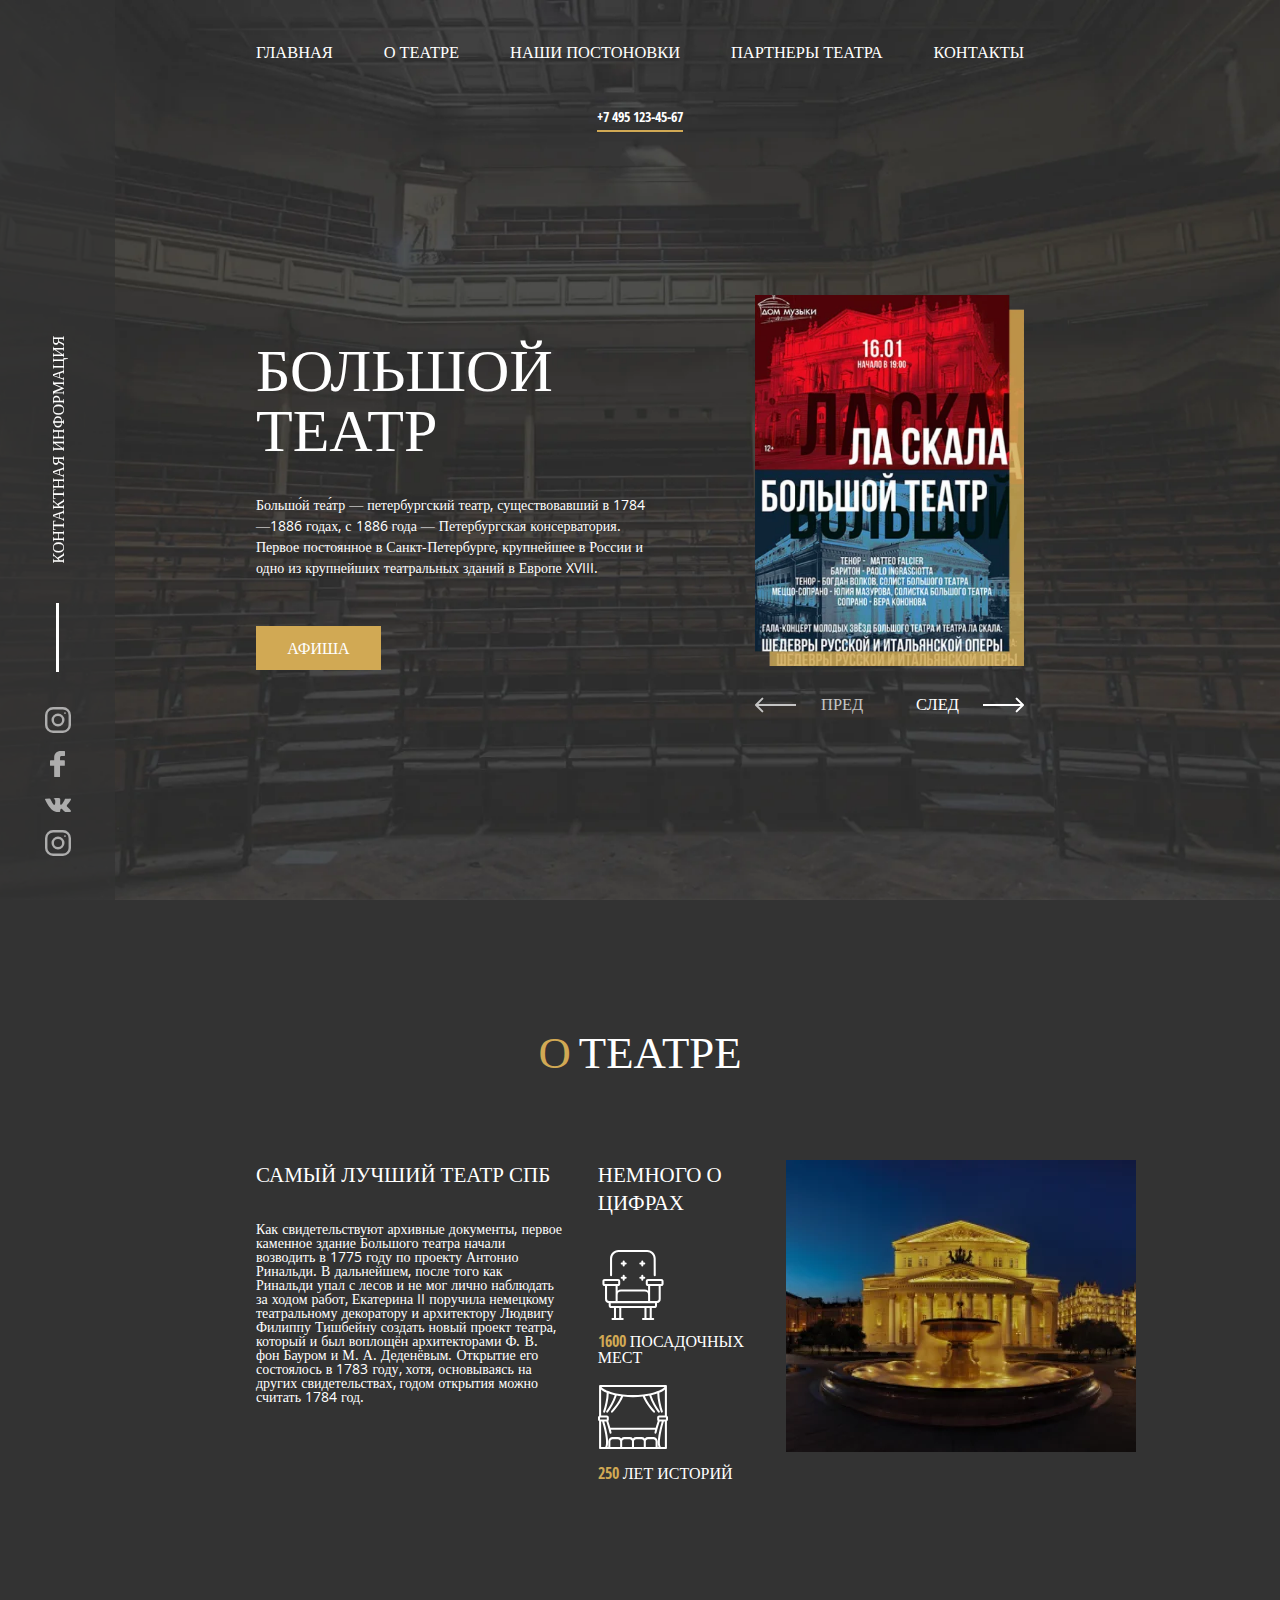
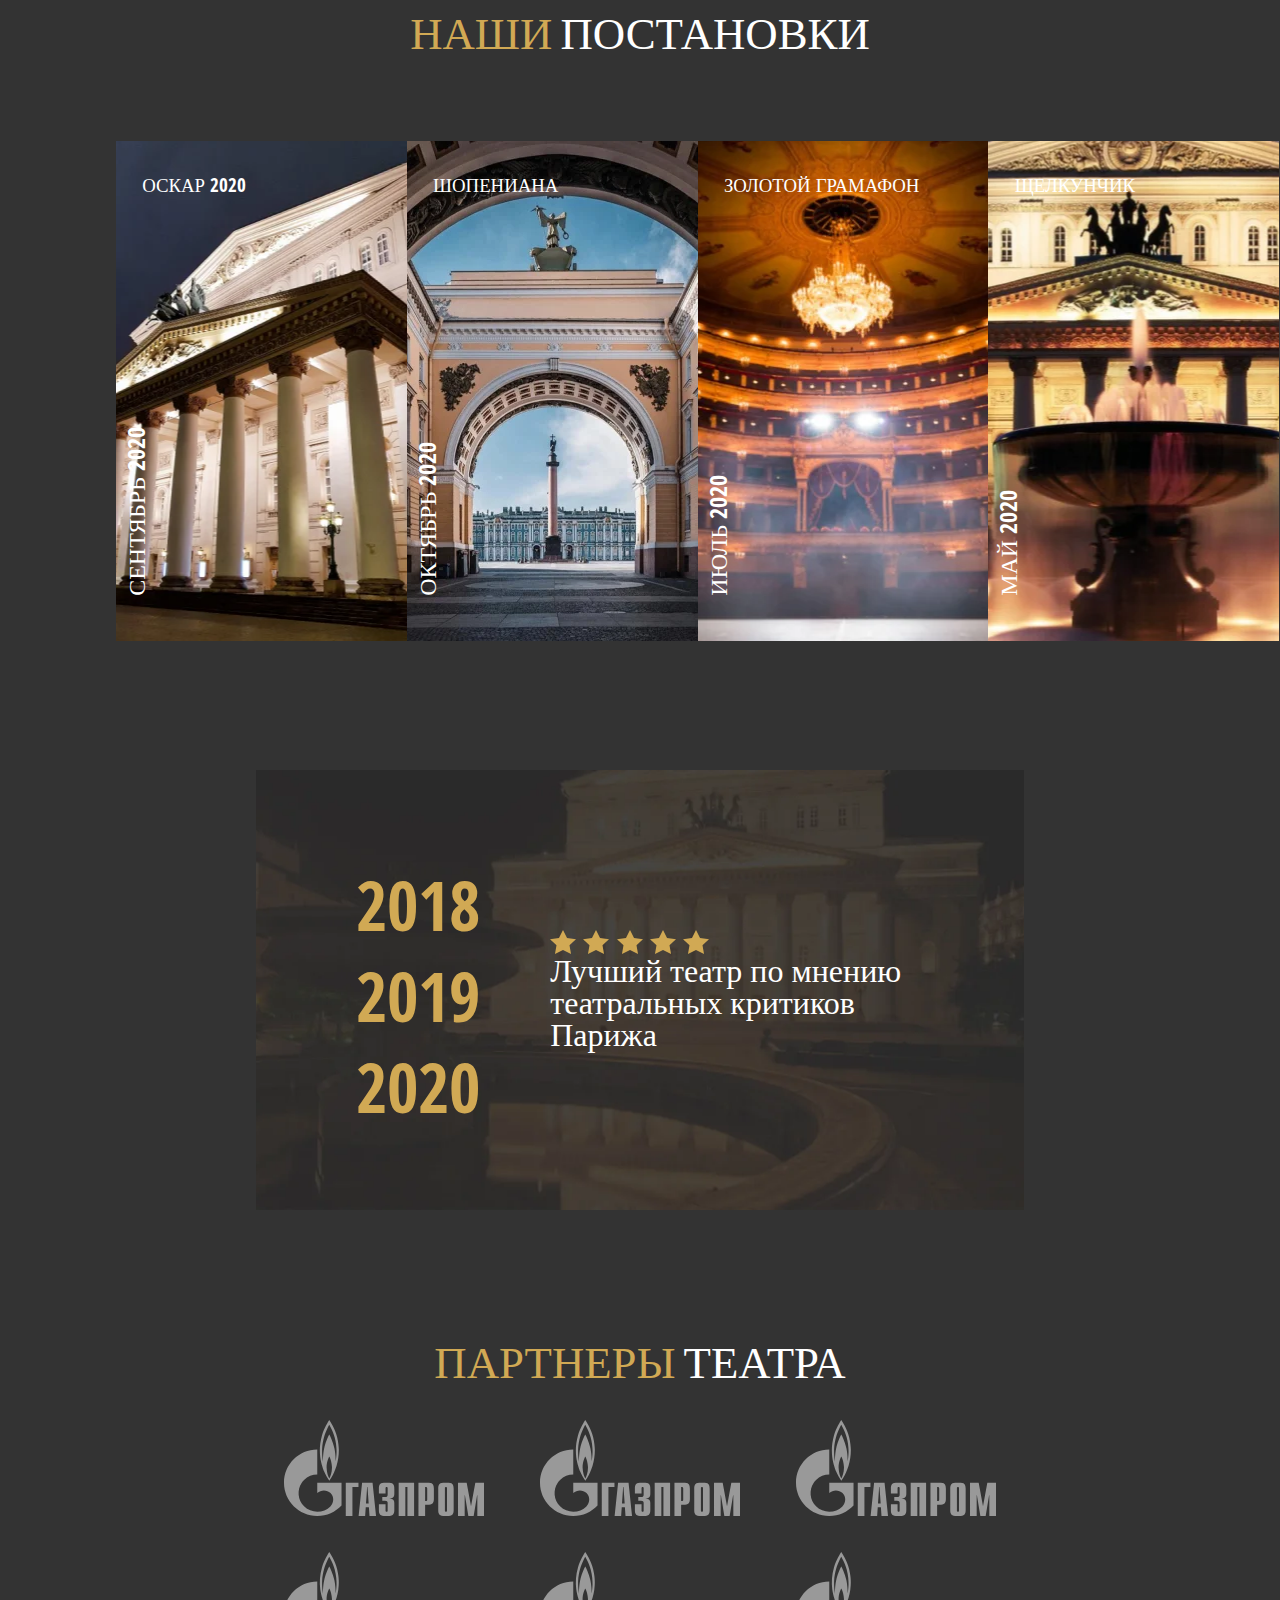
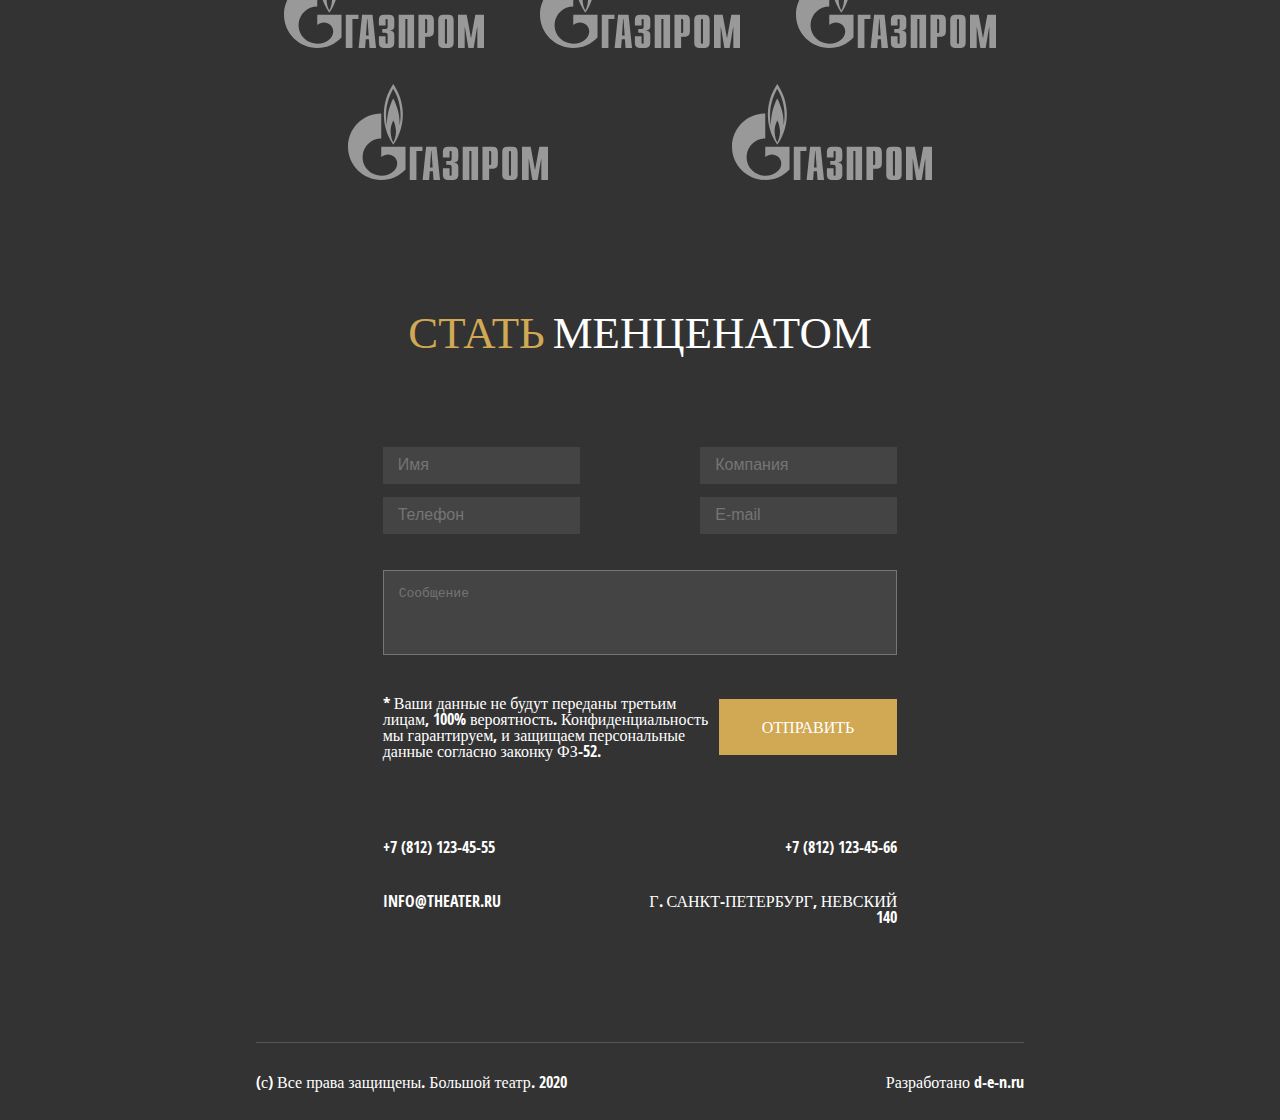
<file: index.html>
<!DOCTYPE html>
<html lang="en">

<head>
    <meta charset="UTF-8">
    <meta name="viewport" content="width=device-width, initial-scale=1.0">
    <title>Maglic</title>
    <link rel="stylesheet" href="css/style.min.css">
</head>

<body>
    <header class="header">
    <div class="left__fixed">
        <div class="contact__body">
            <h4 class="contact__title">контактная информация</h4>
            <div class="contact__line"></div>
            <ul class="contact__socials">
                <li class="socials__item"><picture><source srcset="img/fixedBlock/instagramIcon.svg" type="image/webp"><img src="img/fixedBlock/instagramIcon.svg" alt=""></picture></li>
                <li class="socials__item"><picture><source srcset="img/fixedBlock/facebookIcon.svg" type="image/webp"><img src="img/fixedBlock/facebookIcon.svg" alt=""></picture></li>
                <li class="socials__item"><picture><source srcset="img/fixedBlock/vkIcon.svg" type="image/webp"><img src="img/fixedBlock/vkIcon.svg" alt=""></picture></li>
                <li class="socials__item"><picture><source srcset="img/fixedBlock/instagramIcon.svg" type="image/webp"><img src="img/fixedBlock/instagramIcon.svg" alt=""></picture></li>
            </ul>
        </div>
    </div>
    <div class="burger__menu burger-menu">
        <div class="burger-menu__button">
            <span class="burger-menu__line"></span>
        </div>
        <nav class="burger-menu__nav">
            <ul class="burger-menu__list">
                <li class="burger-menu__item">
                    <h3><a href="#" class="burger-menu__link">Главная</a></h3>
                </li>
                <li class="burger-menu__item">
                    <h3><a href="#" class="burger-menu__link">О Театре</a></h3>
                </li>
                <li class="burger-menu__item">
                    <h3><a href="#" class="burger-menu__link">Наши Постоновки</a></h3>
                </li>
                <li class="burger-menu__item">
                    <h3><a href="#" class="burger-menu__link">Партнеры Театра</a></h3>
                </li>
                <li class="burger-menu__item">
                    <h3><a href="#" class="burger-menu__link">Контакты</a></h3>
                </li>
            </ul>
            <div class="burger-menu__socials menu-socials">
                <ul class="menu-socials__list">
                    <li class="menu-socials__item">
                        <a href="#" class="menu-socials__link">
                            <picture><source srcset="img/fixedBlock/facebookIcon.svg" type="image/webp"><img src="img/fixedBlock/facebookIcon.svg" alt=""></picture>
                        </a>
                    </li>
                    <li class="menu-socials__item">
                        <a href="#" class="menu-socials__link">
                            <picture><source srcset="img/fixedBlock/instagramIcon.svg" type="image/webp"><img src="img/fixedBlock/instagramIcon.svg" alt=""></picture>
                        </a>
                    </li>
                    <li class="menu-socials__item">
                        <a href="#" class="menu-socials__link">
                            <picture><source srcset="img/fixedBlock/youtubeIcon.svg" type="image/webp"><img src="img/fixedBlock/youtubeIcon.svg" alt=""></picture>
                        </a>
                    </li>
                    <li class="menu-socials__item">
                        <a href="#" class="menu-socials__link">
                            <picture><source srcset="img/fixedBlock/vkIcon.svg" type="image/webp"><img src="img/fixedBlock/vkIcon.svg" alt=""></picture>
                        </a>
                    </li>
                </ul>
            </div>
        </nav>
        <div class="burger__menu-overlay"></div>
    </div>
    <div class="wrap">
        <div class="header__body">
            <div class="header__top">
                <nav class="header__menu">
                    <ul class="menu__list">
                        <li class="menu__item"><a href="#" class="menu__link">Главная</a></li>
                        <li class="menu__item"><a href="#" class="menu__link">О театре</a></li>
                        <li class="menu__item"><a href="#" class="menu__link">Наши Постоновки</a></li>
                        <li class="menu__item"><a href="#" class="menu__link">Партнеры Театра</a></li>
                        <li class="menu__item"><a href="#" class="menu__link">Контакты</a></li>
                    </ul>
                </nav>
                <p class="header__number">
                    +7 495 123-45-67
                </p>
            </div>
            <div class="header__center">
                <div class="header__text header-text">
                    <h1 class="header-text__title">Большой театр</h1>
                    <p class="header-text__text">Большо́й теа́тр — петербургский театр, существовавший в 1784—1886
                        годах, с 1886 года — Петербургская консерватория. Первое постоянное в Санкт-Петербурге,
                        крупнейшее в России и одно из крупнейших театральных зданий в Европе XVIII.</p>
                    <button href="#" class="header-text__button button">Афиша</button>
                </div>
                <div class="header__slider header-slider">
                    <div class="header-slider__items slider-items">
                        <picture><source srcset="img/header/headerSliderItem.webp" type="image/webp"><img src="img/header/headerSliderItem.png" alt="" class="slider-items__item current__slide"></picture>
                        <picture><source srcset="img/header/headerSliderItem.webp" type="image/webp"><img src="img/header/headerSliderItem.png" alt="" class="slider-items__item"></picture>
                        <picture><source srcset="img/header/headerSliderItem.webp" type="image/webp"><img src="img/header/headerSliderItem.png" alt="" class="slider-items__item"></picture>
                    </div>
                    <div class="header-slider__buttons">
                        <a href="#" class="prev__slide">
                            <picture><source srcset="img/header/arrowLeft.svg" type="image/webp"><img src="img/header/arrowLeft.svg" alt=""></picture>
                            ПРЕД
                        </a>
                        <a href="#" class="next__slide">
                            СЛЕД
                            <picture><source srcset="img/header/arrowRight.svg" type="image/webp"><img src="img/header/arrowRight.svg" alt=""></picture>
                        </a>
                    </div>
                </div>
            </div>
        </div>
    </div>
</header>
    <section class="about">
    <div class="wrap">
        <div class="about__body">
            <div class="title">
                <h2><span class="gold__text">О</span> театре</h2>
            </div>
            <div class="about__content about-content">
                <div class="about-content__left">
                    <h4 class="about-content__title">Самый лучший театр спб</h4>
                    <p class="about-content__text">
                        Как свидетельствуют архивные документы, первое каменное здание Большого театра начали возводить
                        в 1775 году по проекту Антонио Ринальди. В дальнейшем, после того как Ринальди упал с лесов и не
                        мог лично наблюдать за ходом работ, Екатерина II поручила немецкому театральному декоратору и
                        архитектору Людвигу Филиппу Тишбейну создать новый проект театра, который и был воплощён
                        архитекторами Ф. В. фон Бауром и М. А. Деденёвым. Открытие его состоялось в 1783 году, хотя,
                        основываясь на других свидетельствах, годом открытия можно считать 1784 год.
                    </p>
                </div>
                <div class="about-content__center">
                    <h4 class="about-content__title">Немного о цифрах</h4>
                    <div class="about-content__box content__box-top">
                        <picture><source srcset="img/about/armchair.svg" type="image/webp"><img src="img/about/armchair.svg" alt=""></picture>
                        <p><span class="gold__text">1600</span> посадочных мест</p>
                    </div>
                    <div class="about-content__box content__box-bottom">
                        <picture><source srcset="img/about/theater.svg" type="image/webp"><img src="img/about/theater.svg" alt=""></picture>
                        <p><span class="gold__text">250</span> лет историй</p>
                    </div>
                </div>
                <div class="about-content__right">
                    <picture><source srcset="img/about/aboutTheatre.webp" type="image/webp"><img src="img/about/aboutTheatre.jpg" alt=""></picture>
                </div>
            </div>
        </div>
    </div>
</section>
    <section class="projects">
    <div class="projects__body">
        <div class="title">
            <span class="gold__text">Наши</span> постановки
        </div>
        <div class="projects__list">
            <div class="projects__item projects-item">
                <h3 class="projects-item__title">Оскар 2020</h3>
                <p class="projects-item__date">
                    Сентябрь 2020
                </p>
            </div>
            <div class="projects__item project-item projects__item-active">
                <h3 class="projects-item__title">Шопениана</h3>
                <p class="projects-item__date">
                    Октябрь 2020
                </p>
            </div>
            <div class="projects__item project-item">
                <h3 class="projects-item__title">Золотой Грамафон</h3>
                <p class="projects-item__date">
                    Июль 2020
                </p>
            </div>
            <div class="projects__item project-item">
                <h3 class="projects-item__title">Щелкунчик</h3>
                <p class="projects-item__date">
                    Май 2020
                </p>
            </div>
        </div>
    </div>
</section>
    <section class="rating">
    <div class="wrap">
        <div class="rating__body">
            <div class="rating__dates rating-dates">
                <ul class="rating-dates__list">
                    <li class="rating-dates__item"><span class="gold__text">2018</span></li>
                    <li class="rating-dates__item"><span class="gold__text">2019</span></li>
                    <li class="rating-dates__item"><span class="gold__text">2020</span></li>
                </ul>
            </div>
            <div class="rating__text rating-text">
                <ul class="rating__stars rating-stars__list">
                    <li class="rating-stars__item"><picture><source srcset="img/rating/star.svg" type="image/webp"><img src="img/rating/star.svg" alt=""></picture></li>
                    <li class="rating-stars__item"><picture><source srcset="img/rating/star.svg" type="image/webp"><img src="img/rating/star.svg" alt=""></picture></li>
                    <li class="rating-stars__item"><picture><source srcset="img/rating/star.svg" type="image/webp"><img src="img/rating/star.svg" alt=""></picture></li>
                    <li class="rating-stars__item"><picture><source srcset="img/rating/star.svg" type="image/webp"><img src="img/rating/star.svg" alt=""></picture></li>
                    <li class="rating-stars__item"><picture><source srcset="img/rating/star.svg" type="image/webp"><img src="img/rating/star.svg" alt=""></picture></li>
                </ul>
                <h4 class="rating-text__text">
                    Лучший театр
                    по мнению театральных критиков Парижа
                </h4>
            </div>
        </div>
    </div>
</section>
    <section class="partners">
    <div class="wrap">
        <div class="partners__body">
            <div class="title">
                <span class="gold__text">Партнеры</span> Театра
            </div>
            <div class="partners__list partners-list">
                <div class="partners-list__item"><picture><source srcset="img/partners/partnerLogo.svg" type="image/webp"><img src="img/partners/partnerLogo.svg" alt=""></picture></div>
                <div class="partners-list__item"><picture><source srcset="img/partners/partnerLogo.svg" type="image/webp"><img src="img/partners/partnerLogo.svg" alt=""></picture></div>
                <div class="partners-list__item"><picture><source srcset="img/partners/partnerLogo.svg" type="image/webp"><img src="img/partners/partnerLogo.svg" alt=""></picture></div>
                <div class="partners-list__item"><picture><source srcset="img/partners/partnerLogo.svg" type="image/webp"><img src="img/partners/partnerLogo.svg" alt=""></picture></div>
                <div class="partners-list__item"><picture><source srcset="img/partners/partnerLogo.svg" type="image/webp"><img src="img/partners/partnerLogo.svg" alt=""></picture></div>
                <div class="partners-list__item"><picture><source srcset="img/partners/partnerLogo.svg" type="image/webp"><img src="img/partners/partnerLogo.svg" alt=""></picture></div>
                <div class="partners-list__item"><picture><source srcset="img/partners/partnerLogo.svg" type="image/webp"><img src="img/partners/partnerLogo.svg" alt=""></picture></div>
                <div class="partners-list__item"><picture><source srcset="img/partners/partnerLogo.svg" type="image/webp"><img src="img/partners/partnerLogo.svg" alt=""></picture></div>
            </div>
        </div>
    </div>
</section>
    <section class="contacts">
    <div class="wrap">
        <div class="contacts__body">
            <div class="title">
                <span class="gold__text">Стать</span> Менценатом
            </div>
            <div class="contacts__content">
                <div class="contacts__info">
                    <ul class="contacts__list">
                        <li class="contacts__item">
                            <p>+7 (812) 123-45-55</p>
                        </li>
                        <li class="contacts__item">
                            <p>+7 (812) 123-45-66</p>
                        </li>
                        <li class="contacts__item">
                            <p>info@theater.ru</p>
                        </li>
                        <li class="contacts__item">
                            <p>г. санкт-петербург, невский 140</p>
                        </li>
                    </ul>
                </div>
                <div class="contacts__form contacts-form">
                    <div class="contacts-form__top">
                        <div class="contacts-form__left">
                            <input type="text" name="Name" class="form-left__item form__item" placeholder="Имя">
                            <input type="text" name="Сompany" class="form-left__item form__item" placeholder="Компания">
                            <input type="text" name="Telephone" class="form-left__item form__item"
                                placeholder="Телефон">
                            <input type="text" name="Email" class="form-left__item form__item" placeholder="E-mail">
                        </div>
                        <div class="contacts-form__right">
                            <textarea name="Message" class="form-right__item form-item"
                                placeholder="Сообщение" /></textarea>
                        </div>
                    </div>
                    <div class="contacts-form__bottom">
                        <p class="contacts-form__info">
                            * Ваши данные не будут переданы третьим лицам, 100% вероятность. Конфиденциальность мы
                            гарантируем, и защищаем персональные данные согласно законку ФЗ-52.
                        </p>
                        <button class="contacts-form__button button">Отправить</button>
                    </div>
                </div>
            </div>
        </div>
    </div>
</section>
    <footer class="footer">
    <div class="wrap">
        <div class="footer__body">
            <div class="footer__rights">(с) Все права защищены. Большой театр. 2020</div>
            <div class="footer__developer">Разработано d-e-n.ru</div>
        </div>
    </div>
</footer>
    <script src="http://code.jquery.com/jquery-3.5.1.min.js"
        integrity="sha256-9/aliU8dGd2tb6OSsuzixeV4y/faTqgFtohetphbbj0=" crossorigin="anonymous"></script>
    <script src="js/script.js"></script>
</body>

</html>
</file>
<file: css/style.min.css>
a,abbr,acronym,address,applet,article,aside,audio,b,big,blockquote,body,canvas,caption,center,cite,code,dd,del,details,dfn,div,dl,dt,em,embed,fieldset,figcaption,figure,footer,form,h1,h2,h3,h4,h5,h6,header,hgroup,html,i,iframe,img,ins,kbd,label,legend,li,mark,menu,nav,object,ol,output,p,pre,q,ruby,s,samp,section,small,span,strike,strong,sub,summary,sup,table,tbody,td,tfoot,th,thead,time,tr,tt,u,ul,var,video{margin:0;padding:0;border:0;font-size:100%;font:inherit;vertical-align:baseline;-webkit-box-sizing:border-box;box-sizing:border-box}article,aside,details,figcaption,figure,footer,header,hgroup,menu,nav,section{display:block}body{line-height:1}ol,ul{list-style:none}blockquote,q{quotes:none}blockquote:after,blockquote:before,q:after,q:before{content:'';content:none}table{border-collapse:collapse;border-spacing:0}input[type=search]::-webkit-search-cancel-button,input[type=search]::-webkit-search-decoration,input[type=search]::-webkit-search-results-button,input[type=search]::-webkit-search-results-decoration{-webkit-appearance:none;-moz-appearance:none}input[type=search]{-webkit-appearance:none;-moz-appearance:none;-webkit-box-sizing:content-box;box-sizing:content-box}textarea{overflow:auto;vertical-align:top;resize:vertical}audio,canvas,video{display:inline-block;max-width:100%}audio:not([controls]){display:none;height:0}[hidden]{display:none}html{font-size:100%;-webkit-text-size-adjust:100%;-ms-text-size-adjust:100%}a:focus{outline:thin dotted}a:active,a:hover{outline:0}img{border:0;-ms-interpolation-mode:bicubic}figure{margin:0}form{margin:0}fieldset{border:1px solid silver;margin:0 2px;padding:.35em .625em .75em}legend{border:0;padding:0;white-space:normal}button,input,select,textarea{font-size:100%;margin:0;vertical-align:baseline}button,input{line-height:normal}button,select{text-transform:none}button,html input[type=button],input[type=reset],input[type=submit]{-webkit-appearance:button;cursor:pointer}button[disabled],html input[disabled]{cursor:default}input[type=checkbox],input[type=radio]{-webkit-box-sizing:border-box;box-sizing:border-box;padding:0}input[type=search]{-webkit-appearance:textfield;-webkit-box-sizing:content-box;box-sizing:content-box}input[type=search]::-webkit-search-cancel-button,input[type=search]::-webkit-search-decoration{-webkit-appearance:none}button::-moz-focus-inner,input::-moz-focus-inner{border:0;padding:0}textarea{overflow:auto;vertical-align:top}table{border-collapse:collapse;border-spacing:0}button,html,input,select,textarea{color:#222}::-moz-selection{background:#b3d4fc;text-shadow:none}::selection{background:#b3d4fc;text-shadow:none}img{vertical-align:middle}fieldset{border:0;margin:0;padding:0}textarea{resize:vertical}.chromeframe{margin:.2em 0;background:#ccc;color:#000;padding:.2em 0}li{list-style:none}a{text-decoration:none}@font-face{font-family:"Open Sans";font-display:swap;src:url("../fonts/OpenSans/Open Sans.eot");src:url("../fonts/OpenSans/Open Sans.eot?#iefix") format("embedded-opentype"),url("../fonts/OpenSans/Open Sans.woff2") format("woff2"),url("../fonts/OpenSans/Open Sans.woff") format("woff"),url("../fonts/OpenSans/Open Sans.svg#Open Sans") format("svg");font-weight:400;font-style:normal}@font-face{font-family:"Open Sans Condensed Bold";font-display:swap;src:url("../fonts/OpenSansCondensed/Open Sans Condensed Bold.eot");src:url("../fonts/OpenSansCondensed/Open Sans Condensed Bold.eot?#iefix") format("embedded-opentype"),url("../fonts/OpenSansCondensed/Open Sans Condensed Bold.woff2") format("woff2"),url("../fonts/OpenSansCondensed/Open Sans Condensed Bold.woff") format("woff"),url("../fonts/OpenSansCondensed/Open Sans Condensed Bold.svg#Open Sans Condensed Bold") format("svg");font-weight:700;font-style:normal}@font-face{font-family:"Open Sans Condensed Light";font-display:swap;src:url("../fonts/OpenSansCondensed/Open Sans Condensed Light.eot");src:url("../fonts/OpenSansCondensed/Open Sans Condensed Light.eot?#iefix") format("embedded-opentype"),url("../fonts/OpenSansCondensed/Open Sans Condensed Light.woff2") format("woff2"),url("../fonts/OpenSansCondensed/Open Sans Condensed Light.woff") format("woff"),url("../fonts/OpenSansCondensed/Open Sans Condensed Light.svg#Open Sans Condensed Light") format("svg");font-weight:300;font-style:normal}body{font-family:'Open Sans Condensed Bold';background-color:#333;color:#fff}.wrap{width:60vw;margin:0 auto}.gold__text{color:#d1a954}.title{font-family:'Open Sans Condensed Light';font-size:calc(40px + 8 * ((100vw - 320px)/ 1600));text-transform:uppercase}.button{font-family:'Open Sans Condensed Bold';color:#fff;text-transform:uppercase;background-color:#d1a954;border:none}.left__menu{display:none}.left__fixed{position:fixed;display:-webkit-box;display:-ms-flexbox;display:flex;-webkit-box-orient:vertical;-webkit-box-direction:normal;-ms-flex-direction:column;flex-direction:column;-webkit-box-align:center;-ms-flex-align:center;align-items:center;-webkit-box-pack:center;-ms-flex-pack:center;justify-content:center;background-color:rgba(51,51,51,.75);background-size:cover;height:100vh;width:9vw}.contact__body{display:-webkit-box;display:-ms-flexbox;display:flex;-webkit-box-orient:vertical;-webkit-box-direction:normal;-ms-flex-direction:column;flex-direction:column;-webkit-box-pack:justify;-ms-flex-pack:justify;justify-content:space-between;margin-top:50vh;height:40.31vh;width:100%}.contact__title{line-height:24px;color:#fff;text-transform:uppercase;-webkit-transform:rotate(270deg);-ms-transform:rotate(270deg);transform:rotate(270deg);white-space:nowrap;margin-bottom:5.74vh}.contact__socials{display:-webkit-box;display:-ms-flexbox;display:flex;-webkit-box-orient:vertical;-webkit-box-direction:normal;-ms-flex-direction:column;flex-direction:column;-webkit-box-align:center;-ms-flex-align:center;align-items:center;-webkit-box-pack:justify;-ms-flex-pack:justify;justify-content:space-between;height:16.65vh}.contact__line{width:3px;height:7.65vh;background-color:#fff;margin:0 auto}.header{background:url(../img/header/headerBg.jpg) center no-repeat;background-size:cover;height:100vh;width:100%}.header__body{padding-top:4.88vh}.header__top{display:-webkit-box;display:-ms-flexbox;display:flex;-webkit-box-pack:justify;-ms-flex-pack:justify;justify-content:space-between;-ms-flex-wrap:wrap;flex-wrap:wrap}.header__menu{width:80%}.menu__list{display:-webkit-box;display:-ms-flexbox;display:flex;-webkit-box-pack:justify;-ms-flex-pack:justify;justify-content:space-between}.menu__link{font-family:'Open Sans Condensed Bold';font-size:calc(14px + 4 * ((100vw - 320px)/ 1600));color:#fff;text-transform:uppercase}.burger-menu__button{display:none}.burger-menu__nav{position:fixed;z-index:3;display:-webkit-box;display:-ms-flexbox;display:flex;-webkit-box-orient:vertical;-webkit-box-direction:normal;-ms-flex-direction:column;flex-direction:column;background-color:#333;height:100%}.burger-menu__list{display:none}.burger-menu__item{margin-top:35px}.burger-menu__link{font-size:calc(18px + 6 * ((100vw - 320px)/ 1600));line-height:32px;color:#fff;text-transform:uppercase}.burger-menu__socials{display:none;margin-top:89px}.burger__menu-overlay{display:none;position:fixed;top:0;left:0;width:100vw;height:100vh;z-index:2}.burger__menu-active .burger-menu__button{left:170px}.burger__menu-active .burger-menu__socials{display:block}.burger__menu-active .burger-menu__list{display:block}.burger__menu-active .burger-menu__nav{padding:140px 15px}.burger__menu-active .burger__menu-overlay{display:block}.menu-socials__list{display:-webkit-box;display:-ms-flexbox;display:flex;-ms-flex-wrap:wrap;flex-wrap:wrap;width:140px;height:126px;margin:0 auto}.menu-socials__item{display:-webkit-box;display:-ms-flexbox;display:flex;-webkit-box-pack:center;-ms-flex-pack:center;justify-content:center;-webkit-box-align:center;-ms-flex-align:center;align-items:center;width:50%;height:auto}.header__number{font-family:'Open Sans Condensed Bold';font-size:calc(12px + 4 * ((100vw - 320px)/ 1600));border-bottom:2px solid #d1a954;padding-bottom:5px;color:#fff}.header__center{display:-webkit-box;display:-ms-flexbox;display:flex;-webkit-box-pack:justify;-ms-flex-pack:justify;justify-content:space-between;margin-top:18.18vh}.header__text{width:52%;color:#fff;margin:auto 0}.header-text__title{font-family:'Open Sans Condensed Bold';font-size:calc(54px + 10 * ((100vw - 320px)/ 1600));text-transform:uppercase}.header-text__text{font-family:'Open Sans';font-size:14px;line-height:21px;margin-top:4vh;margin-bottom:5.26vh}.header-text__button{padding:1.25vh 2.44vw}.header__slider{width:35%}.slider-items{display:-webkit-box;display:-ms-flexbox;display:flex;-webkit-box-pack:center;-ms-flex-pack:center;justify-content:center}.slider-items__item{display:none;width:100%}.current__slide{display:block}.header-slider__buttons{display:-webkit-box;display:-ms-flexbox;display:flex;-webkit-box-pack:justify;-ms-flex-pack:justify;justify-content:space-between;margin-top:3.34vh}.prev__slide{display:-webkit-box;display:-ms-flexbox;display:flex;-webkit-box-pack:justify;-ms-flex-pack:justify;justify-content:space-between;width:108px;font-size:calc(14px + 4 * ((100vw - 320px)/ 1600));color:#c4c4c4}.next__slide{display:-webkit-box;display:-ms-flexbox;display:flex;-webkit-box-pack:justify;-ms-flex-pack:justify;justify-content:space-between;width:108px;font-size:calc(14px + 4 * ((100vw - 320px)/ 1600));color:#fff}.about{width:100%}.about__body{display:-webkit-box;display:-ms-flexbox;display:flex;-webkit-box-orient:vertical;-webkit-box-direction:normal;-ms-flex-direction:column;flex-direction:column;-webkit-box-pack:justify;-ms-flex-pack:justify;justify-content:space-between;-webkit-box-align:center;-ms-flex-align:center;align-items:center;margin-top:14.35vh;margin-bottom:14.35vh}.about__title{font-family:'Open Sans Condensed Light';font-size:48px;text-transform:uppercase}.about-content__title{font-size:21px;text-transform:uppercase;line-height:28px}.about-content__text{font-family:'Open Sans';font-size:14px;margin-top:3.82vh}.about__content{display:-webkit-box;display:-ms-flexbox;display:flex;-webkit-box-pack:justify;-ms-flex-pack:justify;justify-content:space-between;margin-top:9.56vh}.about-content__left{width:40%}.about-content__center{display:-webkit-box;display:-ms-flexbox;display:flex;-webkit-box-orient:vertical;-webkit-box-direction:normal;-ms-flex-direction:column;flex-direction:column;width:20%}.about-content__box p{margin-top:1.43vh;text-transform:uppercase;font-size:16px}.content__box-top{margin-top:3.82vh}.content__box-bottom{margin-top:1.92vh}.about-content__right{width:31%;height:28.22vh}.projects__body{display:-webkit-box;display:-ms-flexbox;display:flex;-webkit-box-orient:vertical;-webkit-box-direction:normal;-ms-flex-direction:column;flex-direction:column;-webkit-box-align:center;-ms-flex-align:center;align-items:center}.projects__list{display:-webkit-box;display:-ms-flexbox;display:flex;margin-top:9.56vh;margin-left:9vw;width:90.9%}.projects__item{width:25%;height:500px;background-size:cover}.projects-item__title{text-transform:uppercase;font-size:calc(11px + 13 * ((100vw - 320px)/ 1600));margin-left:2.06vw;margin-top:3.82vh}.projects-item__date{text-transform:uppercase;font-size:24px;margin-right:19.63vw;margin-top:370px;white-space:nowrap;-webkit-transform:rotate(270deg);-ms-transform:rotate(270deg);transform:rotate(270deg)}.projects__list .projects__item:nth-child(1){background:url(../img/projects/projectItemFirstBg.jpg) center no-repeat}.projects__list .projects__item:nth-child(2){background:url(../img/projects/projectItemSecondBg.jpg) center no-repeat}.projects__list .projects__item:nth-child(3){background:url(../img/projects/projectItemThreeBg.jpg) center no-repeat}.projects__list .projects__item:nth-child(4){background:url(../img/projects/projectItemFourBg.jpg) center no-repeat}.rating{margin-top:14.34vh}.rating__body{display:-webkit-box;display:-ms-flexbox;display:flex;-webkit-box-pack:center;-ms-flex-pack:center;justify-content:center;-webkit-box-align:center;-ms-flex-align:center;align-items:center;background:url(../img/rating/ratingBg.jpg) center no-repeat;background-size:cover;height:440px;width:100%}.rating__dates{height:54.18%;width:16.31%}.rating-dates__list{display:-webkit-box;display:-ms-flexbox;display:flex;-webkit-box-orient:vertical;-webkit-box-direction:normal;-ms-flex-direction:column;flex-direction:column;-webkit-box-pack:justify;-ms-flex-pack:justify;justify-content:space-between;font-size:72px;font-size:calc(62px + 10 * ((100vw - 320px)/ 1600));height:250px}.rating__stars{display:-webkit-box;display:-ms-flexbox;display:flex;-webkit-box-pack:justify;-ms-flex-pack:justify;justify-content:space-between;width:42.59%}.rating__text{width:48.64%;margin-left:5.36vw}.rating-text__text{font-family:'Open Sans Condensed Bold';font-size:calc(26px + 10 * ((100vw - 320px)/ 1600))}.partners{margin-top:14.35vh}.partners__body{display:-webkit-box;display:-ms-flexbox;display:flex;-webkit-box-orient:vertical;-webkit-box-direction:normal;-ms-flex-direction:column;flex-direction:column;-webkit-box-align:center;-ms-flex-align:center;align-items:center}.partners__list{display:-webkit-box;display:-ms-flexbox;display:flex;-ms-flex-wrap:wrap;flex-wrap:wrap}.partners-list__item{display:-webkit-box;display:-ms-flexbox;display:flex;-webkit-box-pack:center;-ms-flex-pack:center;justify-content:center;-webkit-box-flex:1;-ms-flex:1 0 25%;flex:1 0 25%;min-width:220px;max-width:100%;margin-top:4vh}.contacts{margin-top:14.35vh}.contacts__body{display:-webkit-box;display:-ms-flexbox;display:flex;-webkit-box-orient:vertical;-webkit-box-direction:normal;-ms-flex-direction:column;flex-direction:column;-webkit-box-align:center;-ms-flex-align:center;align-items:center}.contacts__content{display:-webkit-box;display:-ms-flexbox;display:flex;-webkit-box-pack:justify;-ms-flex-pack:justify;justify-content:space-between;margin-top:9.56vh}.contacts__list{display:-webkit-box;display:-ms-flexbox;display:flex;-webkit-box-orient:vertical;-webkit-box-direction:normal;-ms-flex-direction:column;flex-direction:column;-webkit-box-pack:justify;-ms-flex-pack:justify;justify-content:space-between;height:13.68vh}.contacts__item{font-size:16px;font-family:'Open Sans Condensed Bold';text-transform:uppercase}.contacts__form{display:-webkit-box;display:-ms-flexbox;display:flex;-webkit-box-orient:vertical;-webkit-box-direction:normal;-ms-flex-direction:column;flex-direction:column;-ms-flex-wrap:wrap;flex-wrap:wrap;width:67%}.form__item{background-color:#444;padding-left:15px;border:none;outline:0}.contacts-form__top{display:-webkit-box;display:-ms-flexbox;display:flex;height:100px}.contacts-form__left{display:-webkit-box;display:-ms-flexbox;display:flex;-ms-flex-wrap:wrap;flex-wrap:wrap;-webkit-box-pack:justify;-ms-flex-pack:justify;justify-content:space-between;-webkit-box-align:center;-ms-flex-align:center;align-items:center}.form-left__item{width:180px;height:35px}.contacts-form__right{display:-webkit-box;display:-ms-flexbox;display:flex;-webkit-box-pack:center;-ms-flex-pack:center;justify-content:center;-webkit-box-align:center;-ms-flex-align:center;align-items:center}.form-right__item{-webkit-box-sizing:border-box;box-sizing:border-box;background-color:#444;width:310px;height:85px;padding-left:15px;padding-top:15px;outline:0;resize:none;margin-left:30px}.contacts-form__bottom{display:-webkit-box;display:-ms-flexbox;display:flex;-webkit-box-align:center;-ms-flex-align:center;align-items:center;-webkit-box-pack:justify;-ms-flex-pack:justify;justify-content:space-between;width:100%;margin-top:40px}.contacts-form__info{width:390px}.contacts-form__button{padding:17px 43px}.footer{margin-top:80px}.footer__body{display:-webkit-box;display:-ms-flexbox;display:flex;-webkit-box-pack:justify;-ms-flex-pack:justify;justify-content:space-between;-webkit-box-align:center;-ms-flex-align:center;align-items:center;height:78px;border-top:1px solid #565656}@media (max-width:1919px){.contacts__content{-webkit-box-orient:vertical;-webkit-box-direction:reverse;-ms-flex-direction:column-reverse;flex-direction:column-reverse;-webkit-box-align:center;-ms-flex-align:center;align-items:center}.contacts__list{-webkit-box-orient:horizontal;-webkit-box-direction:normal;-ms-flex-direction:row;flex-direction:row;-webkit-box-pack:justify;-ms-flex-pack:justify;justify-content:space-between;-webkit-box-align:space-between;-ms-flex-align:space-between;align-items:space-between;-ms-flex-wrap:wrap;flex-wrap:wrap;height:13.68vh}.contacts__info{width:67%;margin-top:80px}.contacts__item{width:50%}.contacts__item:nth-child(2n){text-align:right}}@media (max-width:1440px){.contacts-form__top{-ms-flex-wrap:wrap;flex-wrap:wrap;height:auto}.contacts-form__left{width:100%;height:100px;-webkit-box-pack:justify;-ms-flex-pack:justify;justify-content:space-between}.contacts-form__right{width:100%;margin-top:30px}.form-right__item{width:100%;margin-left:0}.header__top{-webkit-box-orient:vertical;-webkit-box-direction:normal;-ms-flex-direction:column;flex-direction:column;-webkit-box-align:center;-ms-flex-align:center;align-items:center}.header__number{width:auto;margin-top:50px}.header__menu{width:100%}}@media (max-width:1024px){.header__slider{display:none}.header__text{width:100%}.wrap{width:90%}.left__fixed{width:auto}.contact__body{display:none}.about-content__right{display:none}.projects__list{width:100%;margin:0}.about-content__left{width:50%}.about-content__center{width:40%}}@media (max-width:768px){.contacts__content{width:100%}.contacts__form{width:100%}.contacts-form__top{width:100%}.contacts-form__bottom{-webkit-box-orient:vertical;-webkit-box-direction:reverse;-ms-flex-direction:column-reverse;flex-direction:column-reverse}.contacts-form__info{margin-top:30px}}@media (max-width:425px){.title{text-align:center}.form-left__item{width:120px}.contacts-form__info{width:auto}.header__number{margin-top:25px}.header__menu{display:none}.header__top{-webkit-box-orient:horizontal;-webkit-box-direction:normal;-ms-flex-direction:row;flex-direction:row;-webkit-box-pack:end;-ms-flex-pack:end;justify-content:flex-end}.burger-menu__button{display:block;position:fixed;top:60px;left:40px;z-index:5;width:26px;height:20px;-webkit-transition:all .3s ease 0s;-o-transition:all .3s ease 0s;transition:all .3s ease 0s}.burger-menu__line{position:absolute;background-color:#fff;left:0;width:76%;height:2px;top:9px;-webkit-transition:all .3s ease 0s;-o-transition:all .3s ease 0s;transition:all .3s ease 0s}.burger-menu__button::after,.burger-menu__button::before{content:'';background-color:#fff;position:absolute;height:2px;left:0;-webkit-transition:all .3s ease 0s;-o-transition:all .3s ease 0s;transition:all .3s ease 0s}.burger-menu__button::before{top:0;width:100%}.burger-menu__button::after{bottom:0;width:46%}.burger__menu-active .burger-menu__button::before{top:0;width:100%}.burger__menu-active .burger-menu__button::after{bottom:0;width:100%}.burger__menu-active .burger-menu__line{-webkit-transform:scale(0);-ms-transform:scale(0);transform:scale(0)}.burger__menu-active .burger-menu__button::before{-webkit-transform:rotate(45deg);-ms-transform:rotate(45deg);transform:rotate(45deg);top:9px}.burger__menu-active .burger-menu__button::after{-webkit-transform:rotate(-45deg);-ms-transform:rotate(-45deg);transform:rotate(-45deg);bottom:9px}.rating .wrap{width:100%}.rating__dates{width:auto}.contacts__info{width:100%}}.webp .header{background:url(../img/header/headerBg.webp) center no-repeat; background-size: cover;}.webp .projects__list .projects__item:nth-child(1){background:url(../img/projects/projectItemFirstBg.webp) center no-repeat}.webp .projects__list .projects__item:nth-child(2){background:url(../img/projects/projectItemSecondBg.webp) center no-repeat}.webp .projects__list .projects__item:nth-child(3){background:url(../img/projects/projectItemThreeBg.webp) center no-repeat}.webp .projects__list .projects__item:nth-child(4){background:url(../img/projects/projectItemFourBg.webp) center no-repeat}.webp .rating__body{background:url(../img/rating/ratingBg.webp) center no-repeat; background-size: cover;}
</file>
